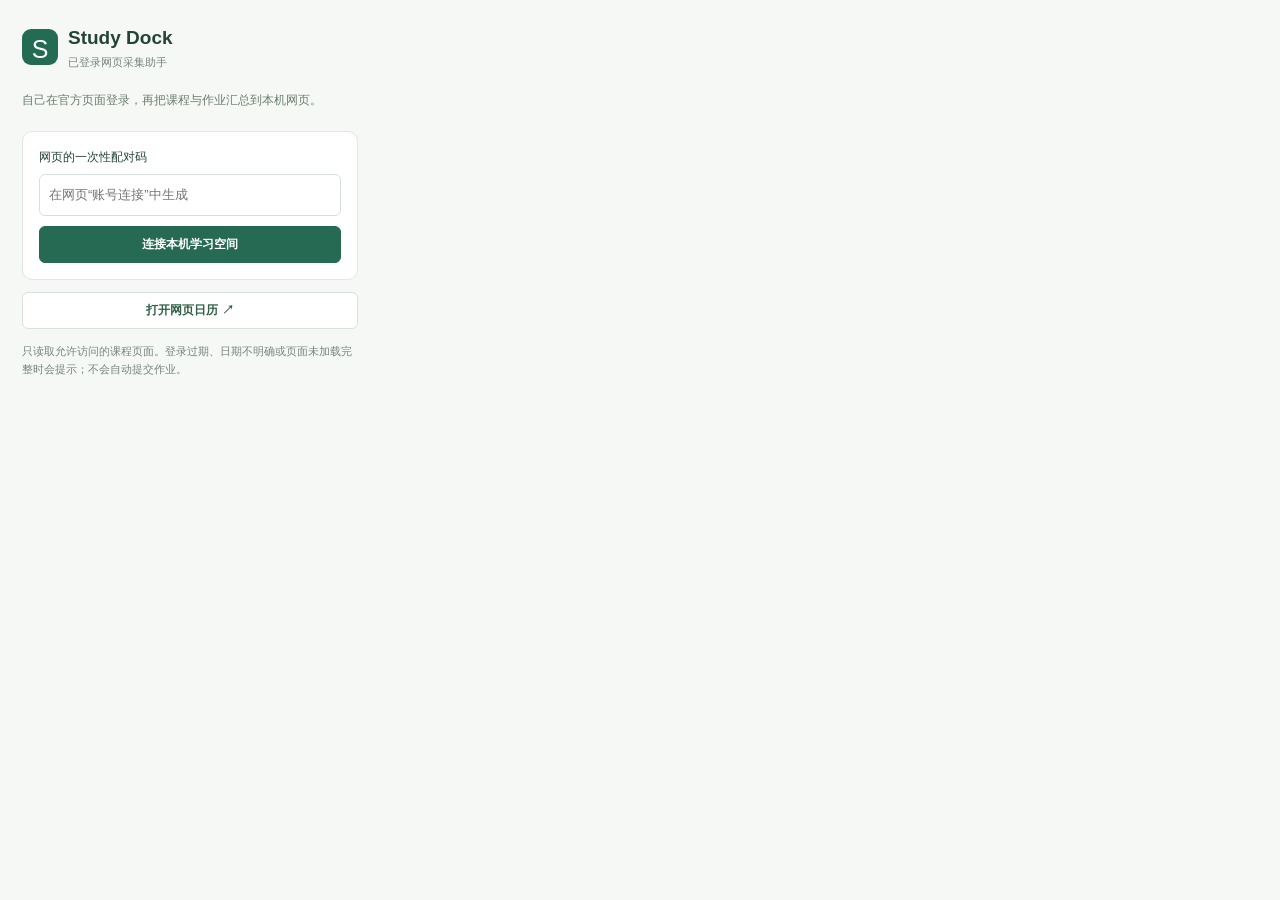
<file: extension/popup.html>
<!doctype html><html lang="zh-CN"><head><meta charset="utf-8"><title>Study Dock 采集助手</title><link rel="stylesheet" href="popup.css"><script src="popup.js" defer></script></head>
<body><header><span class="mark">S</span><div><strong>Study Dock</strong><small>已登录网页采集助手</small></div></header>
<p class="intro">自己在官方页面登录，再把课程与作业汇总到本机网页。</p>
<section id="pairing"><label for="code">网页的一次性配对码</label><input id="code" autocomplete="off" placeholder="在网页“账号连接”中生成"><button id="pair">连接本机学习空间</button></section>
<section id="connected" hidden><div id="user"></div><label for="offset">学校网页显示的时区</label><select id="offset"><option value="540">日本时间 UTC+9</option><option value="480">中国时间 UTC+8</option><option value="0">UTC</option></select>
<article><h2>Canvas</h2><p id="canvasLabel">尚未绑定</p><div class="actions"><button data-open="canvas" class="secondary">打开登录页</button><button data-bind="canvas">绑定并同步当前账号</button></div><button data-sync="canvas" class="quiet">更新已绑定的 Canvas</button></article>
<article><h2>Google Classroom</h2><p id="classroomLabel">尚未绑定</p><div class="actions"><button data-open="classroom" class="secondary">打开登录页</button><button data-bind="classroom">绑定并同步当前账号</button></div><button data-sync="classroom" class="quiet">更新已绑定的 Classroom</button><small>有多个 Google 账号时，先在目标 Classroom 标签页切到学校账号，再打开此插件绑定。</small></article>
<label for="maxPages">每次最多读取页数（20–300）</label><input id="maxPages" type="number" min="20" max="300" step="10" value="150"><label class="check"><input id="auto" type="checkbox">浏览器运行时，每 15 分钟尝试更新</label><button id="stop" class="secondary">停止当前采集</button><button id="rePair" class="quiet">换一个学习空间账号 / 重新配对</button></section>
<p id="status" role="status"></p><button data-open="portal" class="secondary full">打开网页日历 ↗</button><small class="foot">只读取允许访问的课程页面。登录过期、日期不明确或页面未加载完整时会提示；不会自动提交作业。</small></body></html>
</file>
<file: extension/popup.css>
*{box-sizing:border-box}body{width:380px;margin:0;padding:22px;font:13px/1.65 "Segoe UI","Microsoft YaHei",sans-serif;color:#244435;background:#f6f8f6}header{display:flex;gap:10px;align-items:center}header strong{font-size:19px}small{display:block;font-size:11px;color:#74857a}.mark{display:grid;place-items:center;background:#246b54;color:white;width:36px;height:36px;border-radius:9px;font-size:25px}.intro{color:#6a7e70;font-size:12px;margin:20px 0}section{background:white;padding:16px;border:1px solid #dfe8e1;border-radius:10px}label{display:block;font-size:12px;margin-bottom:6px}input:not([type=checkbox]),select{width:100%;border:1px solid #d5e1d8;background:white;border-radius:6px;padding:9px;font:inherit;margin:0 0 10px}button{border:1px solid #276a54;background:#276a54;border-radius:6px;padding:9px 10px;font:600 12px "Segoe UI","Microsoft YaHei",sans-serif;color:white;cursor:pointer}button:disabled{opacity:.5;cursor:default}.secondary{background:white;color:#315f47;border-color:#d8e2db}.quiet{border:0;background:transparent;color:#43725a;font-weight:400;padding-left:0}.full,#pair{width:100%}article{border-top:1px solid #e6ece7;padding:14px 0;margin-top:15px}h2{font-size:14px;margin:0}article p{margin:3px 0 10px;font-size:12px;color:#758578}.actions{display:flex;gap:6px}.check{display:flex;align-items:center;gap:5px;font-size:11px}#user{font-weight:600;margin-bottom:13px}#status{white-space:pre-wrap;font-size:12px;line-height:1.7}#status.error{color:#aa5142}.foot{padding-top:13px}.check input{accent-color:#276a54}[hidden]{display:none!important}
</file>
